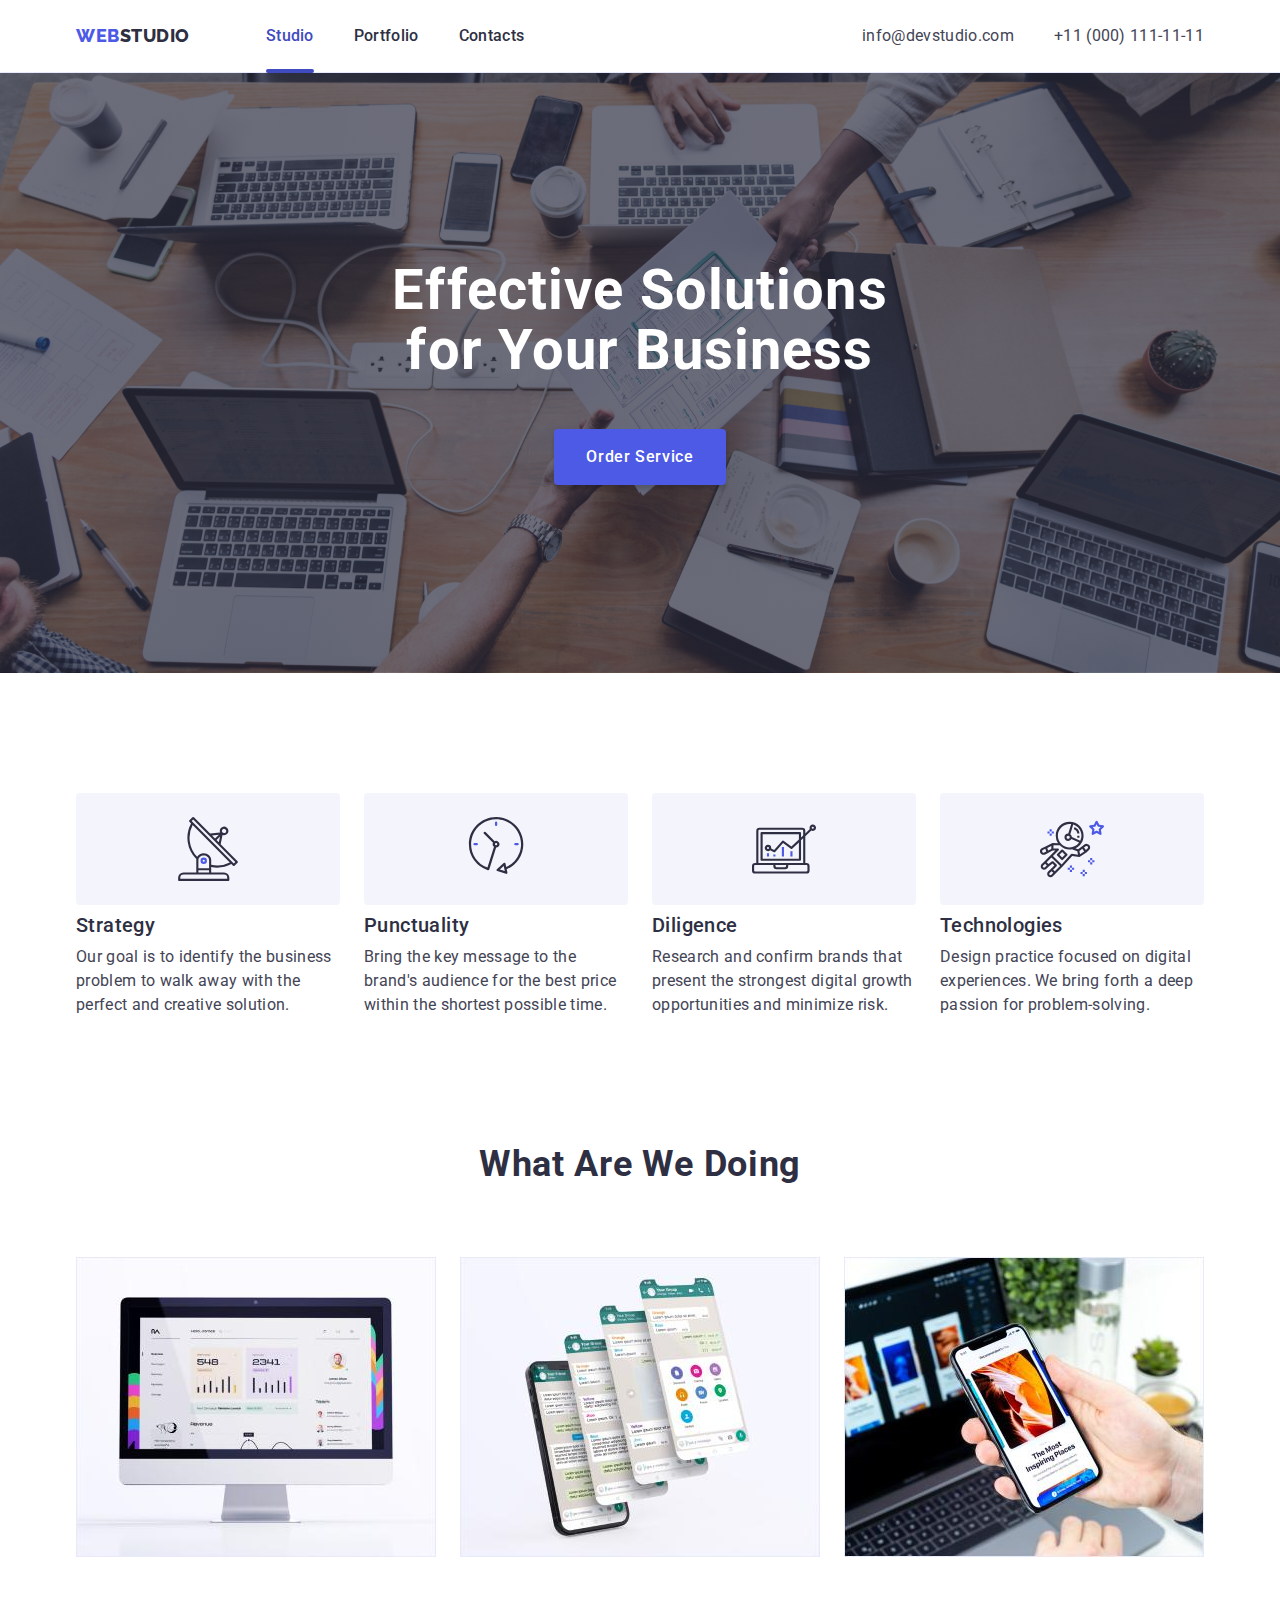
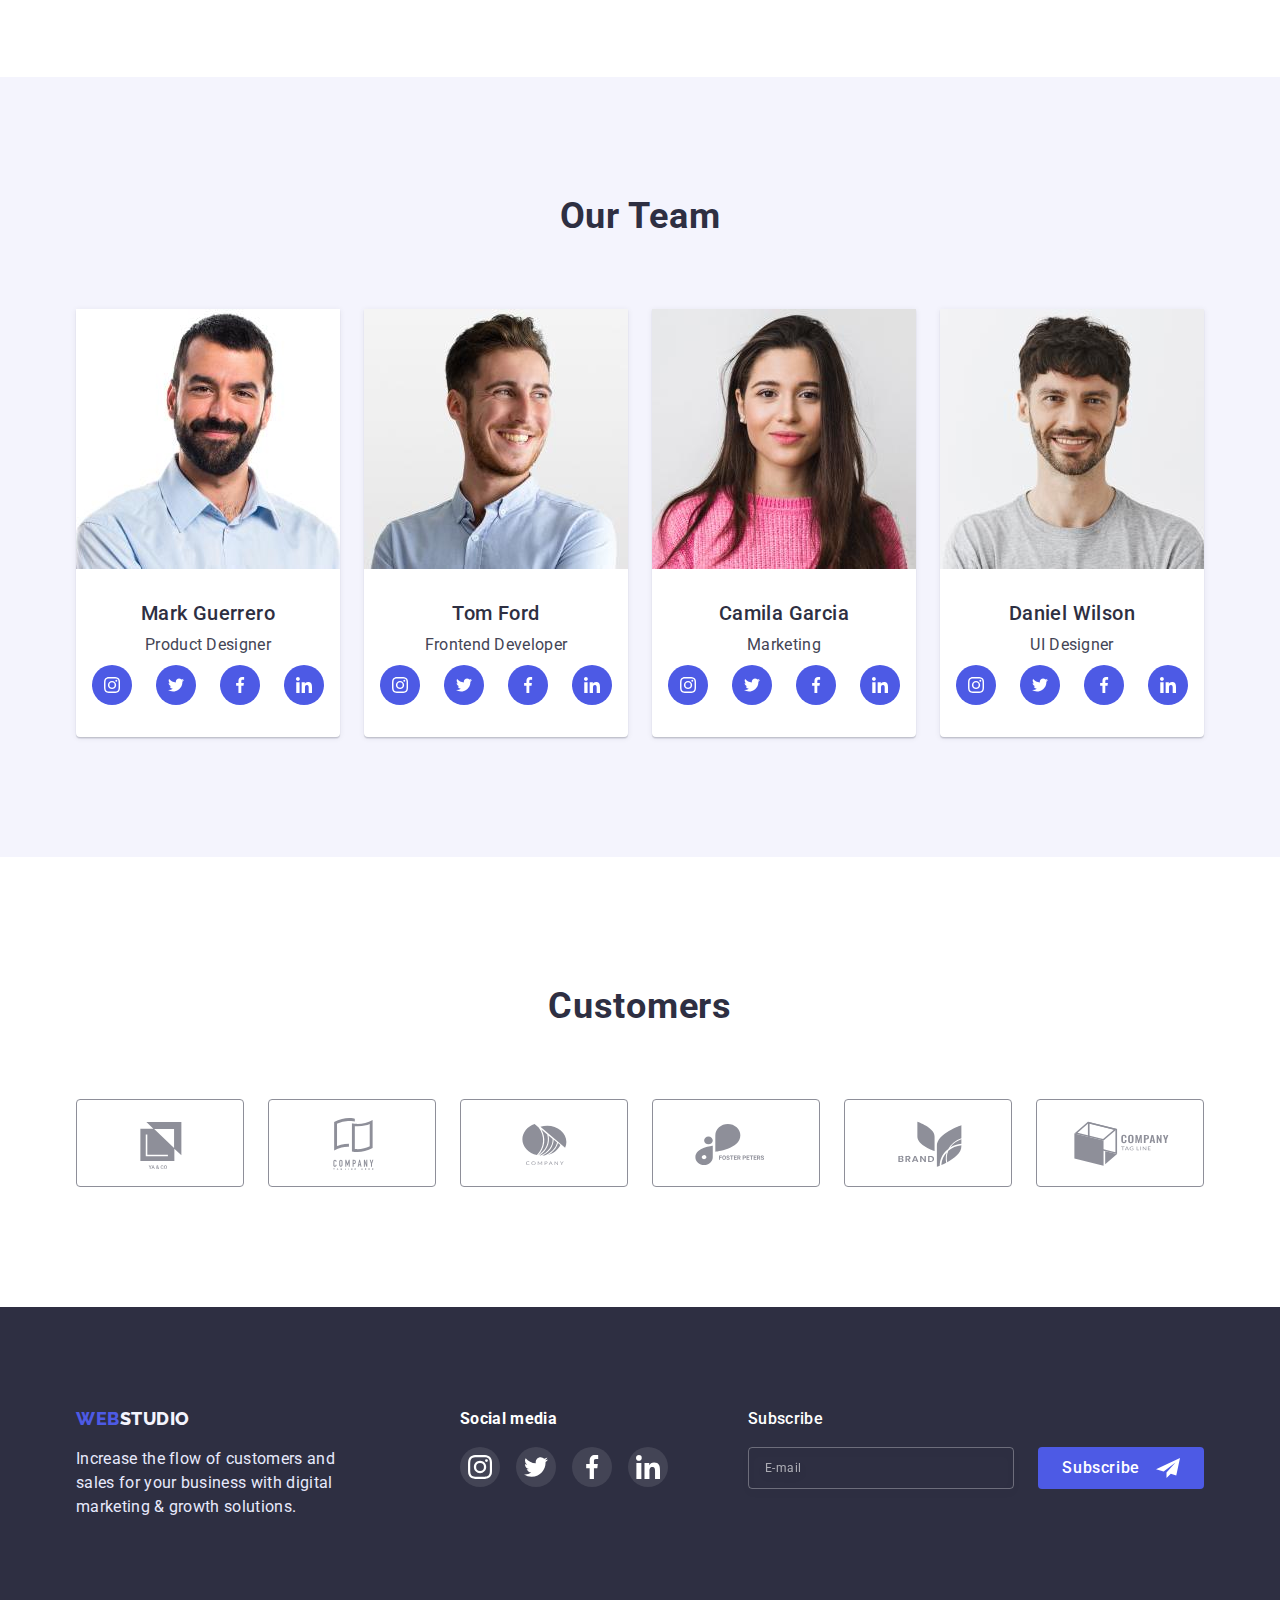
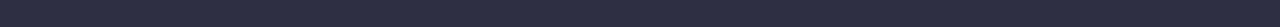
<file: index.html>
<!DOCTYPE html>
<html lang="en">
  <head>
    <meta charset="UTF-8" />
    <meta http-equiv="X-UA-Compatible" content="IE=edge" />
    <meta name="viewport" content="width=device-width, initial-scale=1.0" />
    <title>WebStudio</title>
    <link rel="preconnect" href="https://fonts.googleapis.com" />
    <link rel="preconnect" href="https://fonts.gstatic.com" crossorigin />
    <link
      href="https://fonts.googleapis.com/css2?family=Raleway:wght@800&family=Roboto:wght@400;500;700&display=swap"
      rel="stylesheet"
    />
    <link
      rel="stylesheet"
      href="https://cdn.jsdelivr.net/npm/modern-normalize@1.1.0/modern-normalize.min.css"
    />
    <link rel="stylesheet" href="./css/styles.css" />
  </head>
  <body>
    <!-- =============== HEADER =============== -->
    <header class="header">
      <div class="container header-conteiner display-flex">
        <nav class="display-flex header-nav-menu">
          <a class="logo-dark logo link" href="./index.html">
            <span class="part-logo-web">Web</span>Studio
          </a>
          <ul class="display-flex header-nav-menu-list">
            <li class="list menu-item">
              <a class="link menu-link current" href="./index.html">Studio</a>
            </li>
            <li class="list menu-item">
              <a class="link menu-link" href="./portfolio.html">Portfolio</a>
            </li>
            <li class="list menu-item">
              <a class="link menu-link" href="">Contacts</a>
            </li>
          </ul>
        </nav>
        <address class="address">
          <ul class="display-flex">
            <li class="list address-item">
              <a class="link address-link" href="mailto:info@devstudio.com"
                >info@devstudio.com</a
              >
            </li>
            <li class="list address-item">
              <a class="link address-link" href="tel:+110001111111"
                >+11 (000) 111-11-11</a
              >
            </li>
          </ul>
        </address>
      </div>
    </header>
    <!-- =============== /HEADER =============== -->

    <!-- =============== MAIN =============== -->
    <main class="main">
      <!-- =============== HERO =============== -->
      <section class="hero">
        <div class="container hero-container">
          <h1 class="hero-main-title">Effective Solutions for Your Business</h1>
          <button class="modal-button" type="button" data-modal-open>
            Order Service
          </button>
        </div>
      </section>
      <!-- =============== /HERO =============== -->

      <!-- =============== OUR QUALITIES =============== -->
      <section class="section">
        <div class="container">
          <h2 class="display-none">Our Qualities</h2>
          <ul class="flex-card-list">
            <li class="list our-qua-list-item">
              <div class="our-qua-list-icon-container small-title">
                <svg class="our-qua-list-icon" width="64px" height="64px">
                  <use href="./images/sprite.svg#icon-antenna"></use>
                </svg>
              </div>
              <h3 class="small-title">Strategy</h3>
              <p class="paragraph">
                Our goal is to identify the business problem to walk away with
                the perfect and creative solution.
              </p>
            </li>
            <li class="list our-qua-list-item">
              <div class="our-qua-list-icon-container small-title">
                <svg class="our-qua-list-icon" width="64px" height="64px">
                  <use href="./images/sprite.svg#icon-clock"></use>
                </svg>
              </div>
              <h3 class="small-title">Punctuality</h3>
              <p class="paragraph">
                Bring the key message to the brand's audience for the best price
                within the shortest possible time.
              </p>
            </li>
            <li class="list our-qua-list-item">
              <div class="our-qua-list-icon-container small-title">
                <svg class="our-qua-list-icon" width="64px" height="64px">
                  <use href="./images/sprite.svg#icon-diagram"></use>
                </svg>
              </div>
              <h3 class="small-title">Diligence</h3>
              <p class="paragraph">
                Research and confirm brands that present the strongest digital
                growth opportunities and minimize risk.
              </p>
            </li>
            <li class="list our-qua-list-item">
              <div class="our-qua-list-icon-container small-title">
                <svg class="our-qua-list-icon" width="64px" height="64px">
                  <use href="./images/sprite.svg#icon-astronaut"></use>
                </svg>
              </div>
              <h3 class="small-title">Technologies</h3>
              <p class="paragraph">
                Design practice focused on digital experiences. We bring forth a
                deep passion for problem-solving.
              </p>
            </li>
          </ul>
        </div>
      </section>
      <!-- =============== /OUR QUALITIES =============== -->

      <!-- =============== WHAT ARE WE DOING =============== -->
      <section class="we-doing section">
        <div class="container">
          <h2 class="medium-title">What are we doing</h2>
          <ul class="flex-card-list">
            <li class="we-doing-list-item list">
              <img
                class="we-doing-list-item-img"
                src="./images/computer-and-software.jpg"
                alt="computer and software"
                width="360"
              />
            </li>
            <li class="we-doing-list-item list">
              <img
                class="we-doing-list-item-img"
                src="./images/phone-and-software.jpg"
                alt="phone and software"
                width="360"
              />
            </li>
            <li class="we-doing-list-item list">
              <img
                class="we-doing-list-item-img"
                src="./images/phone-in-hand.jpg"
                alt="phone in hand on the background of a laptop"
                width="360"
              />
            </li>
          </ul>
        </div>
      </section>
      <!-- =============== /WHAT ARE WE DOING =============== -->

      <!-- =============== OUR TEAM =============== -->
      <section class="team section">
        <div class="container">
          <h2 class="medium-title">Our Team</h2>
          <ul class="flex-card-list">
            <li class="list team-list-item">
              <img
                class="team-list-item-img"
                src="./images/mark-guerrero.jpg"
                alt="Mark Guerrero"
                width="264"
              />
              <div class="team-list-card-title card-title">
                <h3 class="team-list-item-title small-title">Mark Guerrero</h3>
                <p class="team-list-item-subtitle paragraph">
                  Product Designer
                </p>
                <ul class="team-list-card_social-list icon-list list">
                  <li class="team-list-card_social-list-item">
                    <a
                      href=""
                      class="team-list-card_social-list-link icon-background"
                    >
                      <svg class="team-list-card_social-list-icon">
                        <use
                          href="./images/sprite.svg#icon-instagram"
                          width="16px"
                          height="16px"
                        ></use>
                      </svg>
                    </a>
                  </li>

                  <li class="team-list-card_social-list-item">
                    <a
                      href=""
                      class="team-list-card_social-list-link icon-background"
                    >
                      <svg class="team-list-card_social-list-icon">
                        <use
                          href="./images/sprite.svg#icon-twitter"
                          width="16px"
                          height="16px"
                        ></use>
                      </svg>
                    </a>
                  </li>
                  <li class="team-list-card_social-list-item">
                    <a
                      href=""
                      class="team-list-card_social-list-link icon-background"
                    >
                      <svg class="team-list-card_social-list-icon">
                        <use
                          href="./images/sprite.svg#icon-facebook"
                          width="16px"
                          height="16px"
                        ></use>
                      </svg>
                    </a>
                  </li>
                  <li class="team-list-card_social-list-item">
                    <a
                      href=""
                      class="team-list-card_social-list-link icon-background"
                    >
                      <svg class="team-list-card_social-list-icon">
                        <use
                          href="./images/sprite.svg#icon-linkedin"
                          width="16px"
                          height="16px"
                        ></use>
                      </svg>
                    </a>
                  </li>
                </ul>
              </div>
            </li>
            <li class="list team-list-item">
              <img
                class="team-list-item-img"
                src="./images/tom-ford.jpg"
                alt="Tom Ford"
                width="264"
              />
              <div class="team-list-card-title card-title">
                <h3 class="team-list-item-title small-title">Tom Ford</h3>
                <p class="team-list-item-subtitle paragraph">
                  Frontend Developer
                </p>
                <ul class="team-list-card_social-list icon-list list">
                  <li class="team-list-card_social-list-item">
                    <a
                      href=""
                      class="team-list-card_social-list-link icon-background"
                    >
                      <svg class="team-list-card_social-list-icon">
                        <use
                          href="./images/sprite.svg#icon-instagram"
                          width="16px"
                          height="16px"
                        ></use>
                      </svg>
                    </a>
                  </li>
                  <li class="team-list-card_social-list-item">
                    <a
                      href=""
                      class="team-list-card_social-list-link icon-background"
                    >
                      <svg class="team-list-card_social-list-icon">
                        <use
                          href="./images/sprite.svg#icon-twitter"
                          width="16px"
                          height="16px"
                        ></use>
                      </svg>
                    </a>
                  </li>
                  <li class="team-list-card_social-list-item">
                    <a
                      href=""
                      class="team-list-card_social-list-link icon-background"
                    >
                      <svg class="team-list-card_social-list-icon">
                        <use
                          href="./images/sprite.svg#icon-facebook"
                          width="16px"
                          height="16px"
                        ></use>
                      </svg>
                    </a>
                  </li>
                  <li class="team-list-card_social-list-item">
                    <a
                      href=""
                      class="team-list-card_social-list-link icon-background"
                    >
                      <svg class="team-list-card_social-list-icon">
                        <use
                          href="./images/sprite.svg#icon-linkedin"
                          width="16px"
                          height="16px"
                        ></use>
                      </svg>
                    </a>
                  </li>
                </ul>
              </div>
            </li>
            <li class="list team-list-item">
              <img
                class="team-list-item-img"
                src="./images/camila-garcia.jpg"
                alt="Camila Garcia"
                width="264"
              />
              <div class="team-list-card-title card-title">
                <h3 class="team-list-item-title small-title">Camila Garcia</h3>
                <p class="team-list-item-subtitle paragraph">Marketing</p>
                <ul class="team-list-card_social-list icon-list list">
                  <li class="team-list-card_social-list-item">
                    <a
                      href=""
                      class="team-list-card_social-list-link icon-background"
                    >
                      <svg class="team-list-card_social-list-icon">
                        <use
                          href="./images/sprite.svg#icon-instagram"
                          width="16px"
                          height="16px"
                        ></use>
                      </svg>
                    </a>
                  </li>
                  <li class="team-list-card_social-list-item">
                    <a
                      href=""
                      class="team-list-card_social-list-link icon-background"
                    >
                      <svg class="team-list-card_social-list-icon">
                        <use
                          href="./images/sprite.svg#icon-twitter"
                          width="16px"
                          height="16px"
                        ></use>
                      </svg>
                    </a>
                  </li>
                  <li class="team-list-card_social-list-item">
                    <a
                      href=""
                      class="team-list-card_social-list-link icon-background"
                    >
                      <svg class="team-list-card_social-list-icon">
                        <use
                          href="./images/sprite.svg#icon-facebook"
                          width="16px"
                          height="16px"
                        ></use>
                      </svg>
                    </a>
                  </li>
                  <li class="team-list-card_social-list-item">
                    <a
                      href=""
                      class="team-list-card_social-list-link icon-background"
                    >
                      <svg class="team-list-card_social-list-icon">
                        <use
                          href="./images/sprite.svg#icon-linkedin"
                          width="16px"
                          height="16px"
                        ></use>
                      </svg>
                    </a>
                  </li>
                </ul>
              </div>
            </li>
            <li class="list team-list-item">
              <img
                class="team-list-item-img"
                src="./images/daniel-wilson.jpg"
                alt="Daniel Wilson"
                width="264"
              />
              <div class="team-list-card-title card-title">
                <h3 class="team-list-item-title small-title">Daniel Wilson</h3>
                <p class="team-list-item-subtitle paragraph">UI Designer</p>
                <ul class="team-list-card_social-list icon-list list">
                  <li class="team-list-card_social-list-item">
                    <a
                      href=""
                      class="team-list-card_social-list-link icon-background"
                    >
                      <svg class="team-list-card_social-list-icon">
                        <use
                          href="./images/sprite.svg#icon-instagram"
                          width="16px"
                          height="16px"
                        ></use>
                      </svg>
                    </a>
                  </li>
                  <li class="team-list-card_social-list-item">
                    <a
                      href=""
                      class="team-list-card_social-list-link icon-background"
                    >
                      <svg class="team-list-card_social-list-icon">
                        <use
                          href="./images/sprite.svg#icon-twitter"
                          width="16px"
                          height="16px"
                        ></use>
                      </svg>
                    </a>
                  </li>
                  <li class="team-list-card_social-list-item">
                    <a
                      href=""
                      class="team-list-card_social-list-link icon-background"
                    >
                      <svg class="team-list-card_social-list-icon">
                        <use
                          href="./images/sprite.svg#icon-facebook"
                          width="16px"
                          height="16px"
                        ></use>
                      </svg>
                    </a>
                  </li>
                  <li class="team-list-card_social-list-item">
                    <a
                      href=""
                      class="team-list-card_social-list-link icon-background"
                    >
                      <svg class="team-list-card_social-list-icon">
                        <use
                          href="./images/sprite.svg#icon-linkedin"
                          width="16px"
                          height="16px"
                        ></use>
                      </svg>
                    </a>
                  </li>
                </ul>
              </div>
            </li>
          </ul>
        </div>
      </section>
      <!-- =============== /OUR TEAM =============== -->

      <!-- =============== CUSTOMERS =============== -->
      <section class="section customers-section">
        <div class="container">
          <h2 class="medium-title customers-title">Customers</h2>
          <ul class="customers-list icon-list list">
            <li class="customers-list-item">
              <a href="" class="customers-list-link">
                <svg class="customers-list-icon">
                  <use
                    href="./images/sprite.svg#icon-ya-and-co"
                    width="104px"
                    height="56px"
                  ></use>
                </svg>
              </a>
            </li>
            <li class="customers-list-item">
              <a href="" class="customers-list-link">
                <svg class="customers-list-icon">
                  <use
                    href="./images/sprite.svg#icon-company-tagline-here"
                    width="104px"
                    height="56px"
                  ></use>
                </svg>
              </a>
            </li>
            <li class="customers-list-item">
              <a href="" class="customers-list-link">
                <svg class="customers-list-icon">
                  <use
                    href="./images/sprite.svg#icon-company"
                    width="104px"
                    height="56px"
                  ></use>
                </svg>
              </a>
            </li>
            <li class="customers-list-item">
              <a href="" class="customers-list-link">
                <svg class="customers-list-icon">
                  <use
                    href="./images/sprite.svg#icon-foster-peters"
                    width="104px"
                    height="56px"
                  ></use>
                </svg>
              </a>
            </li>
            <li class="customers-list-item">
              <a href="" class="customers-list-link">
                <svg class="customers-list-icon">
                  <use
                    href="./images/sprite.svg#icon-brand"
                    width="104px"
                    height="56px"
                  ></use>
                </svg>
              </a>
            </li>
            <li class="customers-list-item">
              <a href="" class="customers-list-link">
                <svg class="customers-list-icon">
                  <use
                    href="./images/sprite.svg#icon-company-tag-line"
                    width="104px"
                    height="56px"
                  ></use>
                </svg>
              </a>
            </li>
          </ul>
        </div>
      </section>

      <!-- =============== /CUSTOMERS =============== -->
    </main>
    <!-- =============== /MAIN =============== -->

    <!-- =============== FOOTER =============== -->
    <footer class="footer">
      <div class="container display-flex">
        <div class="footer-about-container">
          <a class="logo-light logo link" href="./index.html">
            <span class="part-logo-web">Web</span>Studio
          </a>
          <p class="footer-about-paragraph paragraph">
            Increase the flow of customers and sales for your business with
            digital marketing & growth solutions.
          </p>
        </div>
        <div class="footer-social-container">
          <h2 class="paragraph footer-social-paragraph">Social media</h2>
          <ul class="footer-social-list icon-list list">
            <li class="footer-social-list-item">
              <a href="" class="footer-social-list-link icon-background">
                <svg class="footer-social-list-icon">
                  <use
                    href="./images/sprite.svg#icon-instagram"
                    width="24px"
                    height="24px"
                  ></use>
                </svg>
              </a>
            </li>
            <li class="footer-social-list-item">
              <a href="" class="footer-social-list-link icon-background">
                <svg class="footer-social-list-icon">
                  <use
                    href="./images/sprite.svg#icon-twitter"
                    width="24px"
                    height="24px"
                  ></use>
                </svg>
              </a>
            </li>
            <li class="footer-social-list-item">
              <a href="" class="footer-social-list-link icon-background">
                <svg class="footer-social-list-icon">
                  <use
                    href="./images/sprite.svg#icon-facebook"
                    width="24px"
                    height="24px"
                  ></use>
                </svg>
              </a>
            </li>
            <li class="footer-social-list-item">
              <a href="" class="footer-social-list-link icon-background">
                <svg class="footer-social-list-icon">
                  <use
                    href="./images/sprite.svg#icon-linkedin"
                    width="24px"
                    height="24px"
                  ></use>
                </svg>
              </a>
            </li>
          </ul>
        </div>
        <div class="fotter-form-container">
          <form action="javascript:void(0);" class="footer-form">
            <label
              for="e-mail_for_subscribe"
              class="paragraph footer-form-paragraph"
              >Subscribe
            </label>
            <div class="footer-form-input-container">
              <input
                type="email"
                class="footer-form-input-text"
                name="e-mail_for_subscribe"
                id="e-mail_for_subscribe"
                placeholder="E-mail"
              />
              <button type="submit" class="footer-form-btm">
                Subscribe
                <svg class="footer-form-btn-icon">
                  <use
                    href="./images/sprite.svg#send"
                    width="24px"
                    height="24px"
                  ></use>
                </svg>
              </button>
            </div>
          </form>
        </div>
      </div>
    </footer>
    <!-- =============== /FOOTER =============== -->

    <!-- =============== MODAL WINDOW =============== -->
    <div class="modal-backdrop is-hidden" data-modal>
      <div class="modal-window">
        <button type="button" class="modal-close-button" data-modal-close>
          <svg class="modal-close-button-icon" width="8px" height="8px">
            <use href="./images/sprite.svg#close-button"></use>
          </svg>
        </button>
        <p class="modal-call-to-action">
          Leave your contacts and we will call you back
        </p>
        <form action="javascript:void(0);" class="modal-form">
          <label for="name" class="modal-lable modal-text">Name</label>
          <div class="modal-input-wrapper">
            <input
              type="text"
              name="user_name"
              class="modal-input-text modal-text"
              id="name"
              pattern="[a-zA-Zа-яА-ЯіІїЇєЄ\s]+"
              title="Name"
            />
            <svg class="modal-input-icon">
              <use
                href="./images/sprite.svg#person"
                width="18px"
                height="24px"
              ></use>
            </svg>
          </div>
          <label for="phone-number" class="modal-lable modal-text">Phone</label>
          <div class="modal-input-wrapper">
            <input
              type="tel"
              class="modal-input-text modal-text"
              id="phone-number"
              name="phone_number"
              pattern="\d{3}-\d{3}-\d{4}"
              title="050-123-4567"
              required
            />
            <svg class="modal-input-icon">
              <use
                href="./images/sprite.svg#phone"
                width="18px"
                height="24px"
              ></use>
            </svg>
          </div>
          <label for="e-mail" class="modal-lable modal-text">Email</label>
          <div class="modal-input-wrapper">
            <input
              type="email"
              class="modal-input-text modal-text"
              id="e-mail"
              name="e-mail"
            />
            <svg class="modal-input-icon">
              <use
                href="./images/sprite.svg#email"
                width="18px"
                height="24px"
              ></use>
            </svg>
          </div>
          <label for="comment" class="modal-lable modal-text">Comment</label>
          <textarea
            name="comment"
            class="modal-input-text modal-text modal-input-text-comment"
            id="comment"
            placeholder="Text input"
          ></textarea>
          <div class="privacy-policy-wrapper">
            <label class="privacy-policy-text modal-text">
              <input
                type="checkbox"
                class="checkbox-input visually-hidden"
                name="privacy_policy"
                required
              />
              <span class="privacy-policy-checkbox checkbox"></span>
              I accept the terms and conditions of the&nbsp;
            </label>
            <a href="" class="privacy-policy-link modal-text">Privacy Policy</a>
          </div>
          <button type="submit" class="modal-button modal-button-send">
            Send
          </button>
        </form>
      </div>
    </div>

    <!-- =============== /MODAL WINDOW =============== -->

    <script src="./js/modal.js"></script>
  </body>
</html>
</file>
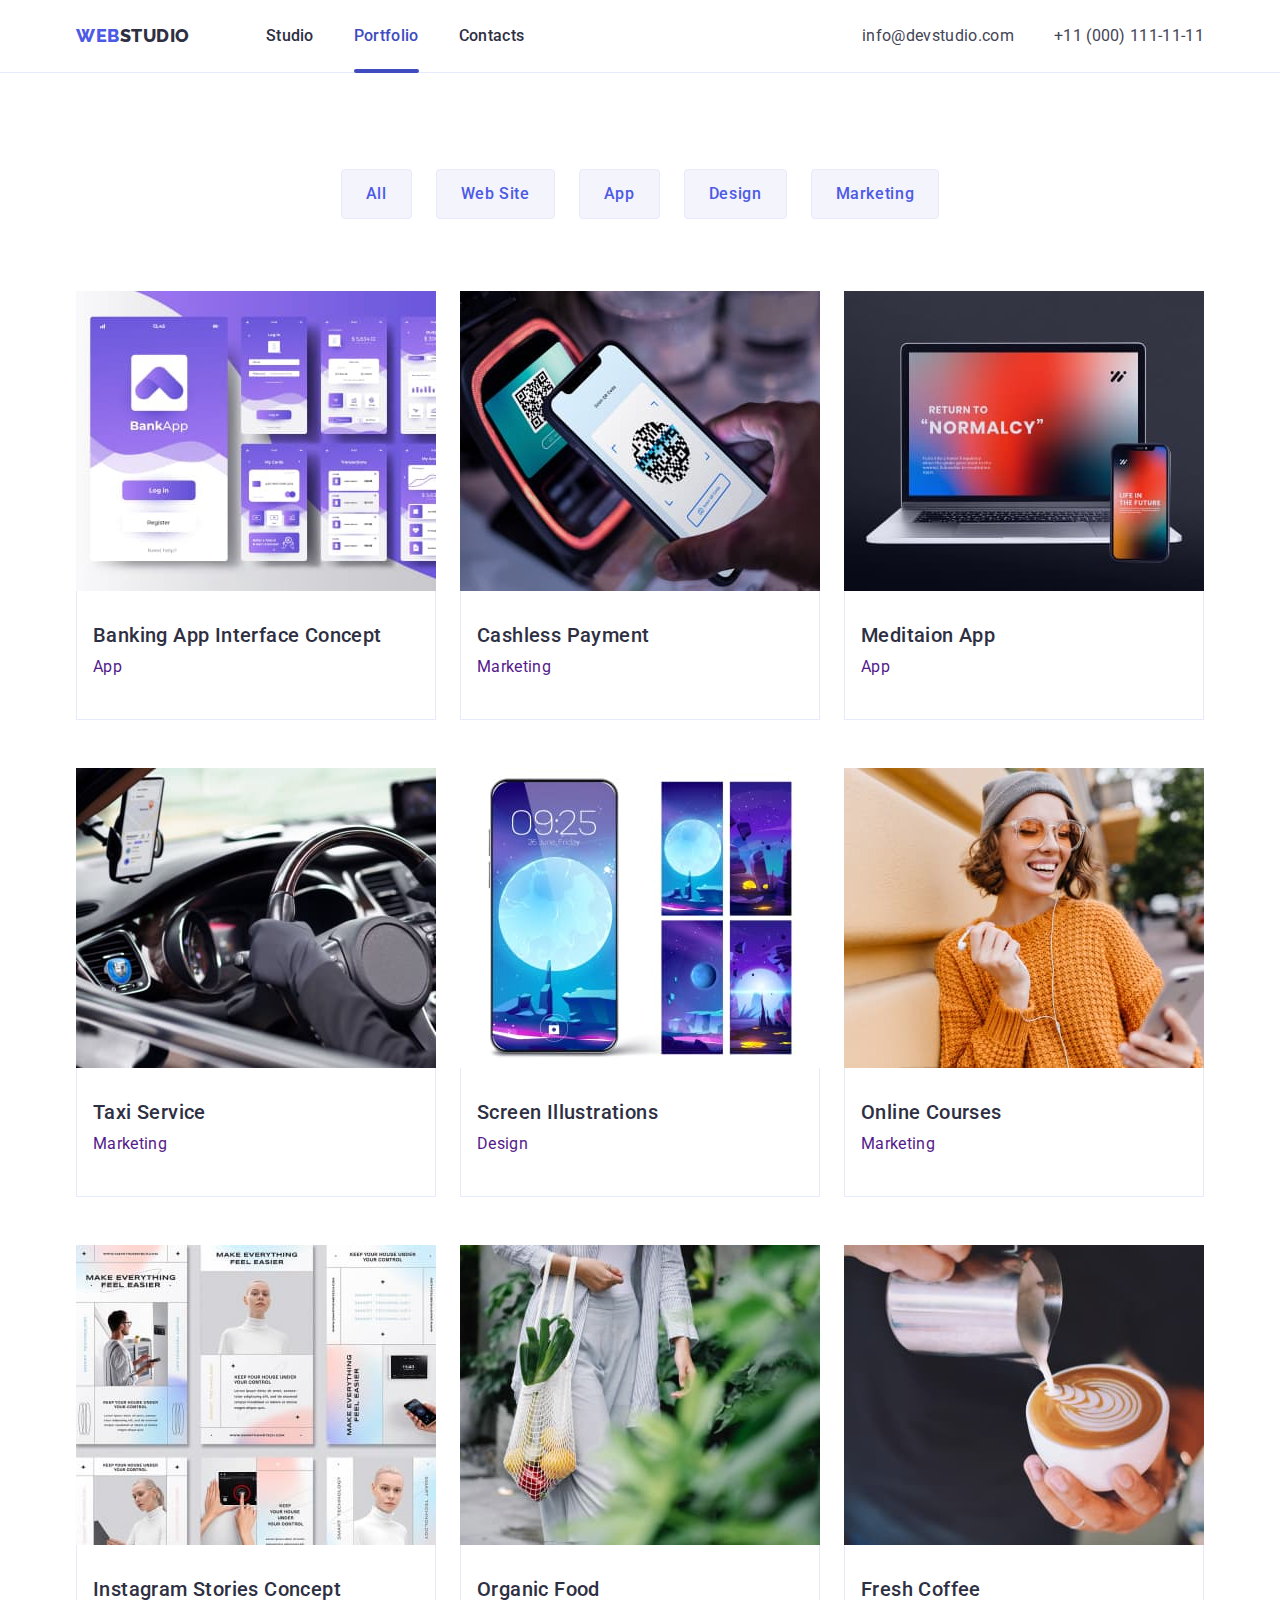
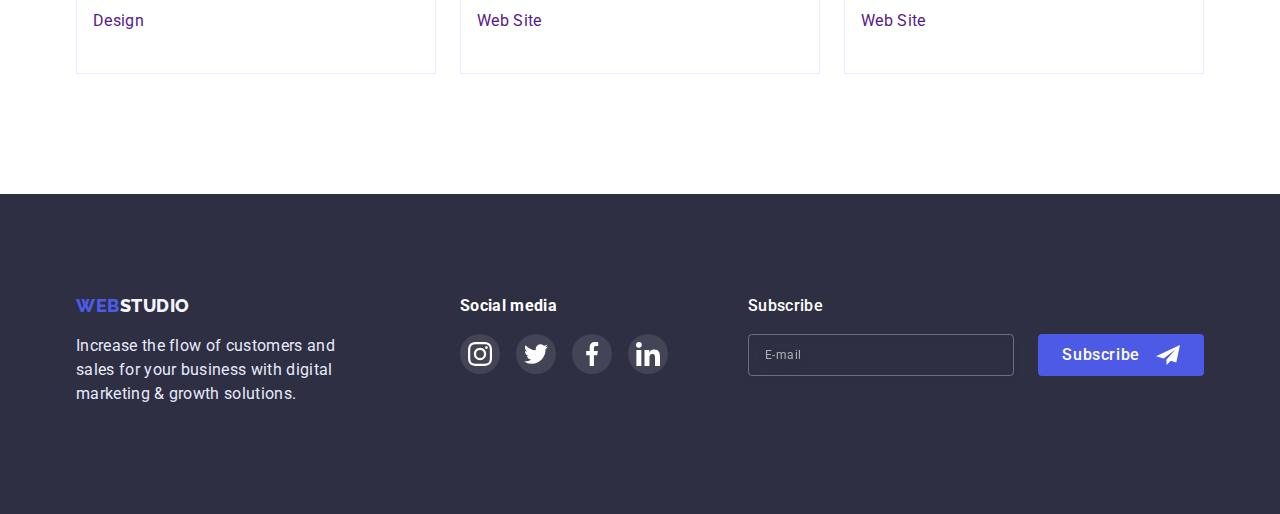
<file: portfolio.html>
<!DOCTYPE html>
<html lang="en">
  <head>
    <meta charset="UTF-8" />
    <meta http-equiv="X-UA-Compatible" content="IE=edge" />
    <meta name="viewport" content="width=device-width, initial-scale=1.0" />
    <title>WebStudio</title>
    <link rel="preconnect" href="https://fonts.googleapis.com" />
    <link rel="preconnect" href="https://fonts.gstatic.com" crossorigin />
    <link
      href="https://fonts.googleapis.com/css2?family=Raleway:wght@800&family=Roboto:wght@400;500;700&display=swap"
      rel="stylesheet"
    />
    <link
      rel="stylesheet"
      href="https://cdn.jsdelivr.net/npm/modern-normalize@1.1.0/modern-normalize.min.css"
    />
    <link rel="stylesheet" href="./css/styles.css" />
  </head>
  <body>
    <!-- =============== HEADER =============== -->
    <header class="header">
      <div class="container header-conteiner display-flex">
        <nav class="display-flex header-nav-menu">
          <a class="logo-dark logo link" href="./index.html">
            <span class="part-logo-web">Web</span>Studio
          </a>
          <ul class="display-flex header-nav-menu-list">
            <li class="list menu-item">
              <a class="link menu-link" href="./index.html">Studio</a>
            </li>
            <li class="list menu-item">
              <a class="link menu-link current" href="./portfolio.html"
                >Portfolio</a
              >
            </li>
            <li class="list menu-item">
              <a class="link menu-link" href="">Contacts</a>
            </li>
          </ul>
        </nav>
        <address class="address">
          <ul class="display-flex">
            <li class="list address-item">
              <a class="link address-link" href="mailto:info@devstudio.com"
                >info@devstudio.com</a
              >
            </li>
            <li class="list address-item">
              <a class="link address-link" href="tel:+110001111111"
                >+11 (000) 111-11-11</a
              >
            </li>
          </ul>
        </address>
      </div>
    </header>
    <!-- =============== /HEADER =============== -->

    <!-- =============== MAIN =============== -->
    <main class="main-portfolio">
      <section class="portfolio section">
        <div class="container">
          <!-- =============== BUTTONS =============== -->
          <h1 class="display-none">Portfolio</h1>
          <ul class="portfolio-btn-list list display-flex">
            <li class="portfolio-btn-list-item">
              <button class="portfolio-btn-item" type="button">All</button>
            </li>
            <li class="portfolio-btn-list-item">
              <button class="portfolio-btn-item" type="button">Web Site</button>
            </li>
            <li class="portfolio-btn-list-item">
              <button class="portfolio-btn-item" type="button">App</button>
            </li>
            <li class="portfolio-btn-list-item">
              <button class="portfolio-btn-item" type="button">Design</button>
            </li>
            <li class="portfolio-btn-list-item">
              <button class="portfolio-btn-item" type="button">
                Marketing
              </button>
            </li>
          </ul>
          <!-- =============== /BUTTONS =============== -->

          <!-- =============== PORTFOLIO ELEMENT =============== -->
          <ul class="portfolio-element-list flex-card-list">
            <li class="portfolio-element-list-item list">
              <a class="link portfolio-element-list-link" href="">
                <div class="portfolio-element-list-wrapper">
                  <img
                    class="portfolio-element-list-img"
                    src="./images/portfolio/banking-app-interface-concept.jpg"
                    alt="Banking App Interface Concept"
                    width="360"
                  />
                  <p class="portfolio-element-list-overlay paragraph">
                    14 Stylish and User-Friendly App Design Concepts · Task
                    Manager App · Calorie Tracker App · Exotic Fruit Ecommerce
                    App · Cloud Storage App
                  </p>
                </div>
                <div class="card-title portfolio-card">
                  <h2 class="portfolio-element-list-title small-title">
                    Banking App Interface Concept
                  </h2>
                  <p class="paragraph">App</p>
                </div>
              </a>
            </li>
            <li class="portfolio-element-list-item list">
              <a class="link portfolio-element-list-link" href="">
                <div class="portfolio-element-list-wrapper">
                  <img
                    class="portfolio-element-list-img"
                    src="./images/portfolio/cashless-payment.jpg"
                    alt="phone scans the QR code"
                    width="360"
                  />
                  <p class="portfolio-element-list-overlay paragraph">
                    14 Stylish and User-Friendly App Design Concepts · Task
                    Manager App · Calorie Tracker App · Exotic Fruit Ecommerce
                    App · Cloud Storage App
                  </p>
                </div>
                <div class="card-title portfolio-card">
                  <h2 class="portfolio-element-list-title small-title">
                    Cashless Payment
                  </h2>
                  <p class="paragraph">Marketing</p>
                </div>
              </a>
            </li>
            <li class="portfolio-element-list-item list">
              <a class="link portfolio-element-list-link" href="">
                <div class="portfolio-element-list-wrapper">
                  <img
                    class="portfolio-element-list-img"
                    src="./images/portfolio/meditaion-app.jpg "
                    alt="laptop with phone"
                    width="360"
                  />
                  <p class="portfolio-element-list-overlay paragraph">
                    14 Stylish and User-Friendly App Design Concepts · Task
                    Manager App · Calorie Tracker App · Exotic Fruit Ecommerce
                    App · Cloud Storage App
                  </p>
                </div>
                <div class="card-title portfolio-card">
                  <h2 class="portfolio-element-list-title small-title">
                    Meditaion App
                  </h2>
                  <p class="paragraph">App</p>
                </div>
              </a>
            </li>
            <li class="portfolio-element-list-item list">
              <a class="link portfolio-element-list-link" href="">
                <div class="portfolio-element-list-wrapper">
                  <img
                    class="portfolio-element-list-img"
                    src="./images/portfolio/taxi-service.jpg"
                    alt="hands on the steering wheel of the car"
                    width="360"
                  />
                  <p class="portfolio-element-list-overlay paragraph">
                    14 Stylish and User-Friendly App Design Concepts · Task
                    Manager App · Calorie Tracker App · Exotic Fruit Ecommerce
                    App · Cloud Storage App
                  </p>
                </div>
                <div class="card-title portfolio-card">
                  <h2 class="portfolio-element-list-title small-title">
                    Taxi Service
                  </h2>
                  <p class="paragraph">Marketing</p>
                </div>
              </a>
            </li>
            <li class="portfolio-element-list-item list">
              <a class="link portfolio-element-list-link" href="">
                <div class="portfolio-element-list-wrapper">
                  <img
                    class="portfolio-element-list-img"
                    src="./images/portfolio/screen-illustrations.jpg"
                    alt="screen illustrations with phone"
                    width="360"
                  />
                  <p class="portfolio-element-list-overlay paragraph">
                    14 Stylish and User-Friendly App Design Concepts · Task
                    Manager App · Calorie Tracker App · Exotic Fruit Ecommerce
                    App · Cloud Storage App
                  </p>
                </div>
                <div class="card-title portfolio-card">
                  <h2 class="portfolio-element-list-title small-title">
                    Screen Illustrations
                  </h2>
                  <p class="paragraph">Design</p>
                </div>
              </a>
            </li>
            <li class="portfolio-element-list-item list">
              <a class="link portfolio-element-list-link" href="">
                <div class="portfolio-element-list-wrapper">
                  <img
                    class="portfolio-element-list-img"
                    src="./images/portfolio/online-courses.jpg"
                    alt="a joyful girl with headphones holds a phone in her hand"
                    width="360"
                  />
                  <p class="portfolio-element-list-overlay paragraph">
                    14 Stylish and User-Friendly App Design Concepts · Task
                    Manager App · Calorie Tracker App · Exotic Fruit Ecommerce
                    App · Cloud Storage App
                  </p>
                </div>
                <div class="card-title portfolio-card">
                  <h2 class="portfolio-element-list-title small-title">
                    Online Courses
                  </h2>
                  <p class="paragraph">Marketing</p>
                </div>
              </a>
            </li>
            <li class="portfolio-element-list-item list">
              <a class="link portfolio-element-list-link" href="">
                <div class="portfolio-element-list-wrapper">
                  <img
                    class="portfolio-element-list-img"
                    src="./images/portfolio/instagram-stories-concept.jpg"
                    alt="Instagram Stories Concepts"
                    width="360"
                  />
                  <p class="portfolio-element-list-overlay paragraph">
                    14 Stylish and User-Friendly App Design Concepts · Task
                    Manager App · Calorie Tracker App · Exotic Fruit Ecommerce
                    App · Cloud Storage App
                  </p>
                </div>
                <div class="card-title portfolio-card">
                  <h2 class="portfolio-element-list-title small-title">
                    Instagram Stories Concept
                  </h2>
                  <p class="paragraph">Design</p>
                </div>
              </a>
            </li>
            <li class="portfolio-element-list-item list">
              <a class="link portfolio-element-list-link" href="">
                <div class="portfolio-element-list-wrapper">
                  <img
                    class="portfolio-element-list-img"
                    src="./images/portfolio/organic-food.jpg"
                    alt="a girl holds a bag of groceries"
                    width="360"
                  />
                  <p class="portfolio-element-list-overlay paragraph">
                    14 Stylish and User-Friendly App Design Concepts · Task
                    Manager App · Calorie Tracker App · Exotic Fruit Ecommerce
                    App · Cloud Storage App
                  </p>
                </div>
                <div class="card-title portfolio-card">
                  <h2 class="portfolio-element-list-title small-title">
                    Organic Food
                  </h2>
                  <p class="paragraph">Web Site</p>
                </div>
              </a>
            </li>
            <li class="portfolio-element-list-item list">
              <a class="link portfolio-element-list-link" href="">
                <div class="portfolio-element-list-wrapper">
                  <img
                    class="portfolio-element-list-img"
                    src="./images/portfolio/fresh-coffee.jpg"
                    alt="pours milk into coffee"
                    width="360"
                  />
                  <p class="portfolio-element-list-overlay paragraph">
                    14 Stylish and User-Friendly App Design Concepts · Task
                    Manager App · Calorie Tracker App · Exotic Fruit Ecommerce
                    App · Cloud Storage App
                  </p>
                </div>
                <div class="card-title portfolio-card">
                  <h2 class="portfolio-element-list-title small-title">
                    Fresh Coffee
                  </h2>
                  <p class="paragraph">Web Site</p>
                </div>
              </a>
            </li>
          </ul>
          <!-- =============== /PORTFOLIO ELEMENT =============== -->
        </div>
      </section>
    </main>
    <!-- =============== /MAIN =============== -->

    <!-- =============== FOOTER =============== -->
    <footer class="footer">
      <div class="container display-flex">
        <div class="footer-about-container">
          <a class="logo-light logo link" href="./index.html">
            <span class="part-logo-web">Web</span>Studio
          </a>
          <p class="footer-about-paragraph paragraph">
            Increase the flow of customers and sales for your business with
            digital marketing & growth solutions.
          </p>
        </div>
        <div class="footer-social-container">
          <h2 class="paragraph footer-social-paragraph">Social media</h2>
          <ul class="footer-social-list icon-list list">
            <li class="footer-social-list-item">
              <a href="" class="footer-social-list-link icon-background">
                <svg class="footer-social-list-icon">
                  <use
                    href="./images/sprite.svg#icon-instagram"
                    width="24px"
                    height="24px"
                  ></use>
                </svg>
              </a>
            </li>
            <li class="footer-social-list-item">
              <a href="" class="footer-social-list-link icon-background">
                <svg class="footer-social-list-icon">
                  <use
                    href="./images/sprite.svg#icon-twitter"
                    width="24px"
                    height="24px"
                  ></use>
                </svg>
              </a>
            </li>
            <li class="footer-social-list-item">
              <a href="" class="footer-social-list-link icon-background">
                <svg class="footer-social-list-icon">
                  <use
                    href="./images/sprite.svg#icon-facebook"
                    width="24px"
                    height="24px"
                  ></use>
                </svg>
              </a>
            </li>
            <li class="footer-social-list-item">
              <a href="" class="footer-social-list-link icon-background">
                <svg class="footer-social-list-icon">
                  <use
                    href="./images/sprite.svg#icon-linkedin"
                    width="24px"
                    height="24px"
                  ></use>
                </svg>
              </a>
            </li>
          </ul>
        </div>
        <div class="fotter-form-container">
          <form action="javascript:void(0);" class="footer-form">
            <label for="e-mail" class="paragraph footer-form-paragraph"
              >Subscribe
            </label>
            <div class="footer-form-input-container">
              <input
                type="email"
                class="footer-form-input-text"
                name="e-mail"
                id="e-mail"
                placeholder="E-mail"
              />
              <button type="submit" class="footer-form-btm">
                Subscribe
                <svg class="footer-form-btn-icon">
                  <use
                    href="./images/sprite.svg#send"
                    width="24px"
                    height="24px"
                  ></use>
                </svg>
              </button>
            </div>
          </form>
        </div>
      </div>
    </footer>
    <!-- =============== /FOOTER =============== -->
  </body>
</html>
</file>
<file: css/styles.css>
:root {
  --main-font: "Roboto", sans-serif;
  --logo-font: "Raleway", sans-serif;
  --primary-brand-color: #4d5ae5;
  --pressed-state-color: #404bbf;
  --dark-color: #2e2f42;
  --success-color: #31d0aa;
  --text-color: #434455;
  --light-text-color: #ffffff;
  --subtle-text-color: #8e8f99;
  --accent-color: #e7e9fc;
  --light-color: #f4f4fd;
  --modal-overlay-color: rgba(46, 47, 66, 0.4);
  --hero-background: rgba(46, 47, 66, 0.7);
  --animation-dur-timing: 250ms cubic-bezier(0.4, 0, 0.2, 1);
}

/* =============== GLOBALS =============== */

h1,
h2,
h3,
h4,
p {
  margin-top: 0;
  margin-bottom: 0;
}

ul,
ol {
  margin-top: 0;
  margin-bottom: 0;
  padding-left: 0;
}

img {
  display: block;
}

body {
  font-family: var(--main-font);
  color: var(--text-color);
}

button {
  padding: 0;
  cursor: pointer;
}

.container {
  width: 1158px;
  margin-left: auto;
  margin-right: auto;
  padding-left: 15px;
  padding-right: 15px;
}

.section {
  padding: 120px 0;
}

.list {
  list-style: none;
}

.link {
  text-decoration: none;
}

/* =============== GLOBALS =============== */

/* =============== COMPONENTS =============== */
.logo {
  font-weight: 800;
  font-size: 18px;
  line-height: 1.33;
  letter-spacing: 0.03em;
  text-transform: uppercase;
  font-family: var(--logo-font);
}
.part-logo-web {
  color: var(--primary-brand-color);
}

.flex-card-list {
  display: flex;
  flex-wrap: wrap;
  gap: 24px;
}

.card-title {
  display: flex;
  flex-direction: column;
  padding: 32px 16px;
}

.display-flex {
  display: flex;
}

.display-none {
  display: none;
}

.medium-title {
  font-size: 36px;
  line-height: 1.11;
  text-align: center;
  letter-spacing: 0.02em;
  text-transform: capitalize;
  color: var(--dark-color);
}

.small-title {
  font-weight: 500;
  font-size: 20px;
  line-height: 1.2;
  letter-spacing: 0.02em;
  color: var(--dark-color);
  margin-bottom: 8px;
}

.paragraph {
  font-size: 16px;
  line-height: 1.5;
  letter-spacing: 0.02em;
  max-width: 264px;
  margin-bottom: 8px;
}

.modal-text {
  font-size: 12px;
  line-height: 1.4;
  letter-spacing: 0.04em;
}

.icon-list {
  display: flex;
  justify-content: space-between;
  flex-wrap: wrap;
  gap: 24px;
}

.icon-background {
  display: flex;
  width: 40px;
  height: 40px;
  border-radius: 50%;
}

.visually-hidden {
  position: absolute;
  width: 1px;
  height: 1px;
  margin: -1px;
  border: 0;
  padding: 0;
  clip: rect(0 0 0 0);
  overflow: hidden;
}

.checkbox {
  width: 16px;
  height: 16px;
  background-color: #ffffff;
  border: 1.25px solid var(--dark-color);
  border-radius: 2px;
  transition: border var(--animation-dur-timing),
    background-image var(--animation-dur-timing),
    background-color var(--animation-dur-timing);
}

.checkbox-input {
  left: 0.8em;
  bottom: 0;
}

.privacy-policy-text:hover .checkbox {
  border: 1.25px solid var(--pressed-state-color);
}

.checkbox-input:focus + .checkbox {
  border: 1.25px solid var(--pressed-state-color);
}

.checkbox-input:checked + .checkbox {
  background-color: var(--pressed-state-color);
  background-image: url('data:image/svg+xml,%3Csvg width="10" height="8" viewBox="0 0 10 8" fill="none" xmlns="http://www.w3.org/2000/svg"%3E%3Cpath d="M8.44558 0.255056C8.61838 0.089653 8.84834 -0.00178848 9.08693 2.65108e-05C9.32551 0.0018415 9.55407 0.0967713 9.72436 0.264784C9.89466 0.432797 9.99337 0.660752 9.99968 0.900549C10.006 1.14034 9.91939 1.37323 9.75816 1.55005L4.86357 7.70436C4.7794 7.79551 4.67782 7.86865 4.5649 7.91942C4.45198 7.97018 4.33003 7.99754 4.20636 7.99984C4.08268 8.00214 3.95981 7.97935 3.8451 7.93282C3.73038 7.88629 3.62618 7.81698 3.53872 7.72903L0.292827 4.46564C0.202435 4.38096 0.129933 4.27884 0.0796475 4.16537C0.0293621 4.05191 0.00232279 3.92942 0.000143182 3.80522C-0.00203643 3.68102 0.0206883 3.55765 0.0669613 3.44248C0.113234 3.3273 0.182108 3.22267 0.269473 3.13483C0.356838 3.047 0.460905 2.97775 0.575465 2.93123C0.690026 2.88471 0.812734 2.86186 0.936267 2.86405C1.0598 2.86624 1.18163 2.89343 1.29449 2.94398C1.40734 2.99454 1.50892 3.06743 1.59315 3.15831L4.16189 5.73967L8.42227 0.28219C8.42994 0.272694 8.43813 0.263635 8.4468 0.255056H8.44558Z" fill="%23F4F4FD"/%3E%3C/svg%3E%0A');
  background-repeat: no-repeat;
  background-position: 50% 50%;
  border: 1.25px solid var(--pressed-state-color);
}

/* =============== /COMPONENTS =============== */

/* =============== HEADER =============== */
.header {
  padding-top: 24px;
  padding-bottom: 24px;
  border-bottom: 1px solid #e7e9fc;
}

.header-conteiner {
  justify-content: space-between;
}

.logo-dark {
  color: var(--dark-color);
  margin-right: 76px;
}

.menu-item:not(:last-child) {
  margin-right: 40px;
}

.address-item:not(:last-child) {
  margin-right: 40px;
}

.menu-link {
  position: relative;
  padding: 24px 0 28px 0;
  font-weight: 500;
  font-size: 16px;
  line-height: 1.5;
  letter-spacing: 0.02em;
  color: var(--dark-color);
  transition: color var(--animation-dur-timing);
}

.menu-link:hover,
.menu-link:focus {
  color: var(--pressed-state-color);
}

.menu-link.current {
  color: var(--pressed-state-color);
}

.menu-link.current::after {
  position: absolute;
  bottom: 0;
  display: block;
  content: "";
  width: 100%;
  height: 4px;
  animation: menu-link-underline var(--animation-dur-timing) 1;
  background-color: var(--pressed-state-color);
  border-radius: 2px;
}

@keyframes menu-link-underline {
  from {
    background-color: transparent;
  }

  to {
    background-color: var(--pressed-state-color);
  }
}

.address-link {
  font-size: 16px;
  font-style: normal;
  line-height: 1.5;
  letter-spacing: 0.02em;
  color: var(--text-color);
  transition: color var(--animation-dur-timing);
}

.address-link:hover,
.address-link:focus {
  color: var(--pressed-state-color);
}
/* =============== /HEADER =============== */

/* =============== HERO =============== */

.hero-container {
  display: flex;
  flex-direction: column;
  align-items: center;
}

.hero {
  padding-top: 188px;
  padding-bottom: 188px;
  background-image: linear-gradient(
      rgba(46, 47, 66, 0.7),
      rgba(46, 47, 66, 0.7)
    ),
    url(../images/background-hero-people-office.jpg);
  background-repeat: no-repeat;
  background-position: center center;
  background-size: 1440px;
}

.hero-main-title {
  max-width: 500px;
  font-size: 56px;
  line-height: 1.07;
  text-align: center;
  letter-spacing: 0.02em;
  color: var(--light-text-color);
  margin-bottom: 48px;
}

.modal-button {
  font-weight: 500;
  font-size: 16px;
  line-height: 1.5;
  background-color: var(--primary-brand-color);
  color: var(--light-text-color);
  letter-spacing: 0.04em;
  box-shadow: 0px 4px 4px rgba(0, 0, 0, 0.15);
  border: none;
  padding: 16px 32px;
  border-radius: 4px;
  transition: background-color var(--animation-dur-timing);
}

.modal-button:hover,
.modal-button:focus {
  background-color: var(--pressed-state-color);
}

.modal-button:active {
  background-color: var(--pressed-state-color);
}
/* =============== /HERO =============== */

/* =============== OUR QUALITIES =============== */
.our-qua-list-icon-container {
  display: flex;
  justify-content: center;
  align-items: center;
  width: 264px;
  height: 112px;
  border-radius: 4px;
  background-color: var(--light-color);
}

.our-qua-list-icon {
  --color1: currentColor;
  --color2: var(--primary-brand-color);
}

/* =============== /OUR QUALITIES =============== */

/* =============== WHAT ARE WE DOING =============== */
.we-doing {
  padding-top: 0;
}

.medium-title {
  margin-bottom: 72px;
}

.we-doing-list-item {
  width: calc((100% - 48px) / 3);
}
/* =============== /WHAT ARE WE DOING =============== */

/* =============== OUR TEAM =============== */
.team {
  background-color: var(--light-color);
}

.team-list-item {
  width: calc((100% - 72px) / 4);
  background-color: #ffffff;
  box-shadow: 0px 1px 6px rgba(46, 47, 66, 0.08),
    0px 1px 1px rgba(46, 47, 66, 0.16), 0px 2px 1px rgba(46, 47, 66, 0.08);
  border-radius: 0px 0px 4px 4px;
}

.team-list-card-title {
  align-items: center;
}

.team-list-card_social-list-link {
  justify-content: center;
  align-items: center;
  background-color: var(--primary-brand-color);
  transition: background-color var(--animation-dur-timing);
}

.team-list-card_social-list-link:hover,
.team-list-card_social-list-link:focus {
  background-color: var(--pressed-state-color);
}

.team-list-card_social-list-icon {
  width: 16px;
  height: 16px;
  fill: var(--light-text-color);
}

/* =============== /OUR TEAM =============== */

/* =============== CUSTOMERS =============== */

.customers-section {
  padding-top: 130px;
}

.customers-title {
  margin-bottom: 72px;
}

.customers-list-link {
  display: flex;
  width: 168px;
  height: 88px;
  justify-content: center;
  align-items: center;
  border: 1px solid var(--subtle-text-color);
  border-radius: 4px;
  color: var(--subtle-text-color);
  transition: color var(--animation-dur-timing),
    border-color var(--animation-dur-timing);
}

.customers-list-link:hover,
.customers-list-link:focus {
  color: var(--pressed-state-color);
  border-color: var(--pressed-state-color);
}

.customers-list-icon {
  width: 104px;
  height: 56px;
  fill: currentColor;
}

/* =============== /CUSTOMERS =============== */

/* =============== FOOTER =============== */
.footer {
  background-color: var(--dark-color);
  padding: 100px 0;
}

.logo-light {
  color: var(--light-color);
}

.footer-about-container {
  margin-right: 120px;
}

.logo-light {
  display: inline-block;
  margin-bottom: 16px;
}

.footer-about-paragraph {
  color: var(--accent-color);
}

.footer-social-container {
  margin-right: 80px;
}

.footer-social-paragraph {
  color: var(--light-text-color);
  margin-bottom: 16px;
}

.footer-social-list {
  gap: 16px;
}

.footer-social-list-link {
  justify-content: center;
  align-items: center;
  background-color: rgba(255, 255, 255, 0.1);
  transition: background-color var(--animation-dur-timing);
}

.footer-social-list-link:hover,
.footer-social-list-link:focus {
  background-color: var(--success-color);
}

.footer-social-list-icon {
  width: 24px;
  height: 24px;
  fill: var(--light-text-color);
}

.fotter-form-container {
  flex-grow: 1;
}

.footer-form-paragraph {
  display: block;
  width: 100%;
  font-weight: 500;
  color: var(--light-text-color);
  margin-bottom: 16px;
}

.footer-form-input-container {
  display: flex;
}

.footer-form-input-text {
  flex-grow: 1;
  margin-right: 24px;
  padding: 8px 16px;
  font-size: 12px;
  line-height: 2;
  letter-spacing: 0.04em;
  color: var(--light-text-color);
  background-color: transparent;
  border: 1px solid rgba(255, 255, 255, 0.3);
  border-radius: 4px;
  filter: drop-shadow(0px 4px 4px rgba(0, 0, 0, 0.15));
  transition: border var(--animation-dur-timing);
}

.footer-form-input-text::placeholder {
  font-size: 12px;
  line-height: 2;
  letter-spacing: 0.04em;
  color: rgba(255, 255, 255, 0.6);
}

.footer-form-input-text:focus {
  border: 1px solid #4d5ae5;
  outline: none;
}

.footer-form-btm {
  font-weight: 500;
  font-size: 16px;
  line-height: 1.5;
  letter-spacing: 0.04em;
  display: flex;
  justify-content: center;
  align-items: center;
  background-color: var(--primary-brand-color);
  color: var(--light-text-color);
  border: none;
  border-radius: 4px;
  padding: 8px 24px;
  gap: 16px;
  transition: background-color var(--animation-dur-timing);
}

.footer-form-btm:hover,
.footer-form-btm:focus {
  background-color: var(--pressed-state-color);
}

.footer-form-btn-icon {
  width: 24px;
  height: 24px;
  fill: var(--light-text-color);
}

/* =============== /FOOTER =============== */

/* =============== PORTFOLIO =============== */

.portfolio {
  padding-top: 96px;
}

.portfolio-btn-list {
  justify-content: center;
  margin-bottom: 72px;
}

.portfolio-btn-list-item:not(:last-child) {
  margin-right: 24px;
}

.portfolio-btn-item {
  font-weight: 500;
  font-size: 16px;
  line-height: 1.5;
  display: flex;
  letter-spacing: 0.04em;
  padding: 12px 24px;
  color: var(--primary-brand-color);
  background-color: var(--light-color);
  border: 1px solid var(--accent-color);
  border-radius: 4px;
  transition: color var(--animation-dur-timing),
    border var(--animation-dur-timing),
    background-color var(--animation-dur-timing),
    box-shadow var(--animation-dur-timing);
}

.portfolio-btn-item:hover,
.portfolio-btn-item:focus,
.portfolio-btn-item:active {
  color: var(--light-text-color);
  border: 1px solid var(--pressed-state-color);
  background-color: var(--pressed-state-color);
  box-shadow: 0px 3px 1px rgba(0, 0, 0, 0.1), 0px 2px 1px rgba(0, 0, 0, 0.08),
    0px 2px 2px rgba(0, 0, 0, 0.12);
}

.portfolio-element-list {
  row-gap: 48px;
}

.portfolio-element-list-item {
  width: calc((100% - 48px) / 3);
}

.portfolio-element-list-link {
  display: block;
  transition: box-shadow var(--animation-dur-timing);
}

.portfolio-element-list-link:hover,
.portfolio-element-list-link:focus {
  box-shadow: 0px 1px 6px rgba(46, 47, 66, 0.08),
    0px 1px 1px rgba(46, 47, 66, 0.16), 0px 2px 1px rgba(46, 47, 66, 0.08);
}

.portfolio-element-list-wrapper {
  position: relative;
  overflow: hidden;
}

.portfolio-element-list-overlay {
  position: absolute;
  top: 100%;
  left: 0;
  max-width: none;
  width: 100%;
  height: 100%;
  padding: 40px 32px;
  overflow: auto;
  background-color: var(--primary-brand-color);
  color: var(--light-color);
  transition: transform var(--animation-dur-timing);
}

.portfolio-element-list-link:hover .portfolio-element-list-overlay,
.portfolio-element-list-link:focus .portfolio-element-list-overlay {
  transform: translateY(-100%);
}

.portfolio-card {
  border-right: 1px solid #e7e9fc;
  border-bottom: 1px solid #e7e9fc;
  border-left: 1px solid #e7e9fc;
}

.portfolio-element-list-title {
  color: var(--dark-color);
}

/* =============== /PORTFOLIO =============== */

/* =============== MODAL WINDOW =============== */
.modal-backdrop {
  position: fixed;
  top: 0;
  left: 0;
  z-index: 100;
  width: 100%;
  height: 100%;
  background-color: rgba(46, 47, 66, 0.4);
  transform-origin: top;
  transition: opacity var(--animation-dur-timing),
    visibility var(--animation-dur-timing);
}

.modal-backdrop.is-hidden {
  opacity: 0;
  visibility: hidden;
  pointer-events: none;
}

.modal-window {
  position: absolute;
  top: 50%;
  left: 50%;
  width: 408px;
  padding: 72px 24px 24px 24px;
  transform: translate(-50%, -50%);
  background-color: #fcfcfc;
  border-radius: 4px;
  box-shadow: 0px 1px 1px rgba(0, 0, 0, 0.14), 0px 1px 3px rgba(0, 0, 0, 0.12),
    0px 2px 1px rgba(0, 0, 0, 0.2);
  transition: transform 500ms cubic-bezier(0.56, 0.54, 0.02, 0.99);
}

.modal-backdrop.is-hidden .modal-window {
  transform: perspective(100px) scale(1.1) rotateX(1deg) translate(-50%, -50%);
}

.modal-close-button {
  position: absolute;
  top: 24px;
  right: 24px;
  display: flex;
  justify-content: center;
  align-items: center;
  width: 24px;
  height: 24px;
  border-radius: 50%;
  background-color: var(--accent-color);
  border: 1px solid rgba(0, 0, 0, 0.1);
  transition: background-color var(--animation-dur-timing);
}

.modal-close-button:hover,
.modal-close-button:focus {
  background-color: var(--pressed-state-color);
}

.modal-close-button-icon {
  fill: #000000;
  transition: fill var(--animation-dur-timing);
}

.modal-close-button:hover .modal-close-button-icon,
.modal-close-button:focus .modal-close-button-icon {
  fill: var(--light-text-color);
}

.modal-call-to-action {
  display: flex;
  justify-content: center;
  margin-bottom: 16px;
  font-weight: 500;
  font-size: 16px;
  line-height: 1.5;
  letter-spacing: 0.02em;
  color: var(--dark-color);
}

.modal-form {
  display: flex;
  flex-direction: column;
}

.modal-lable {
  margin-bottom: 4px;
  color: var(--subtle-text-color);
}

.modal-input-text {
  width: 100%;
  height: 40px;
  padding-left: 38px;
  border: 1px solid rgba(33, 33, 33, 0.2);
  border-radius: 4px;
  color: var(--dark-color);
  transition: border var(--animation-dur-timing);
}

.modal-input-text:focus {
  outline: none;
  border: 1px solid var(--primary-brand-color);
}

.modal-input-text-comment {
  padding: 8px 16px;
  margin-bottom: 16px;
  resize: none;
  height: 120px;
}

.modal-input-text-comment::placeholder {
  color: rgba(117, 117, 117, 0.5);
}

.modal-input-wrapper {
  position: relative;
  margin-bottom: 8px;
}

.modal-input-icon {
  width: 18px;
  height: 24px;
  position: absolute;
  top: 8px;
  left: 16px;
  fill: var(--dark-color);
  transition: fill var(--animation-dur-timing);
}

.modal-input-text:focus + .modal-input-icon {
  fill: var(--primary-brand-color);
}

.privacy-policy-wrapper {
  display: flex;
  align-items: center;
  margin-bottom: 24px;
}

.privacy-policy-text {
  position: relative;
  color: #757575;
  padding-left: 24px;
}

.privacy-policy-link {
  color: var(--primary-brand-color);
}

.privacy-policy-checkbox {
  position: absolute;
  margin-left: -24px;
}

.modal-button-send {
  min-width: 169px;
  align-self: center;
}

/* =============== /MODAL WINDOW =============== */
</file>
